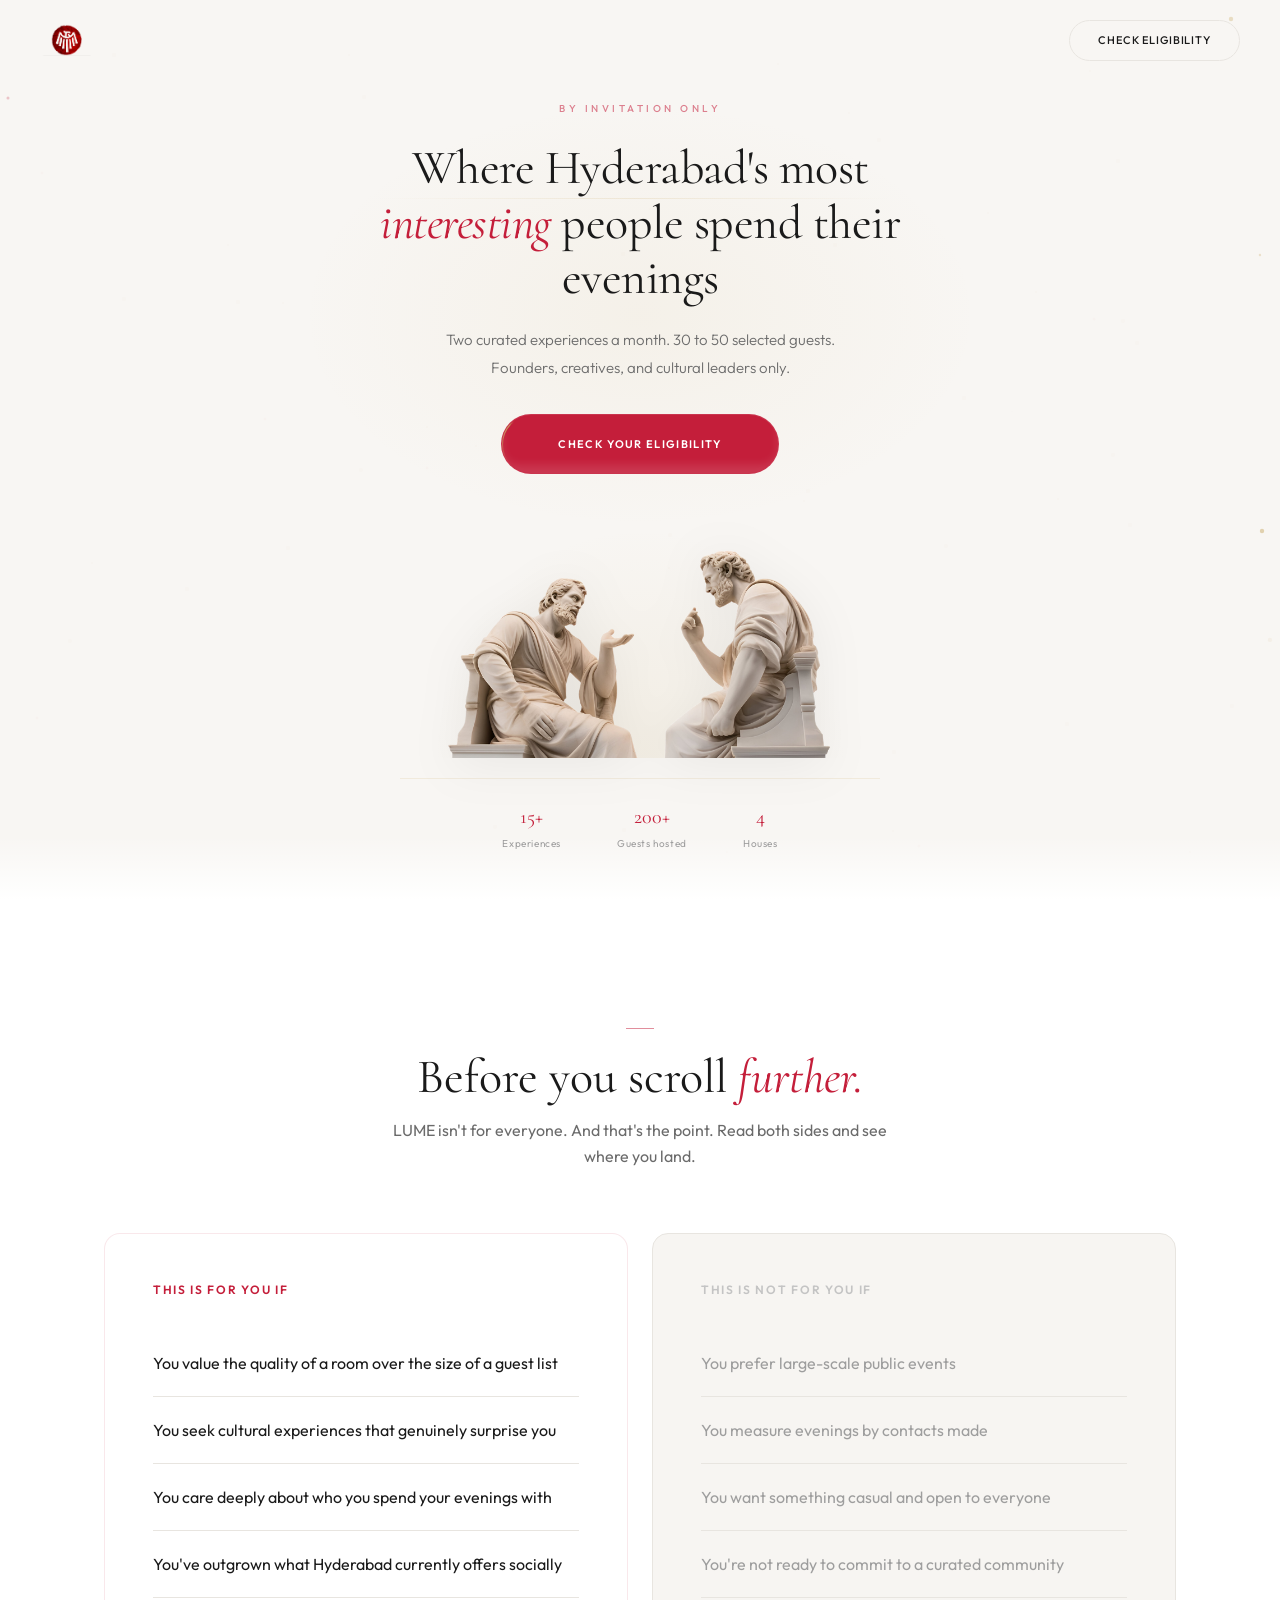
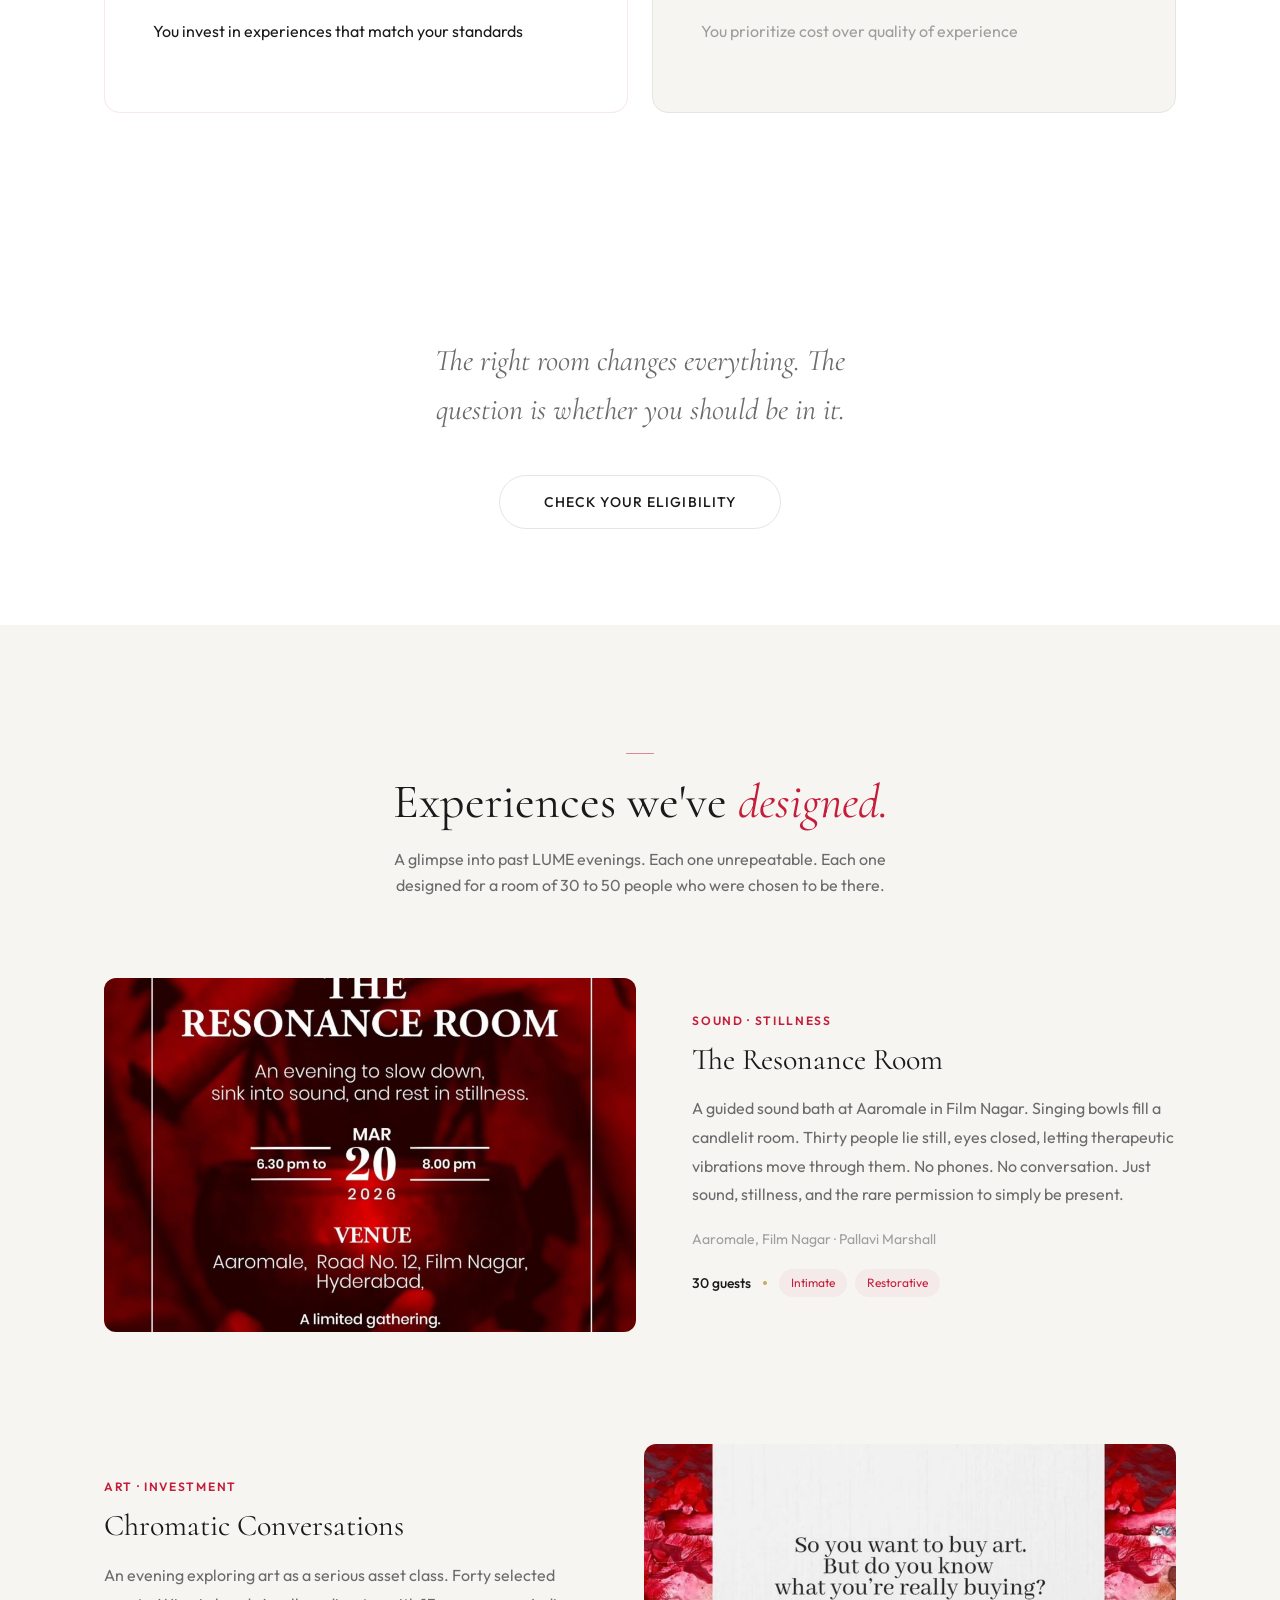
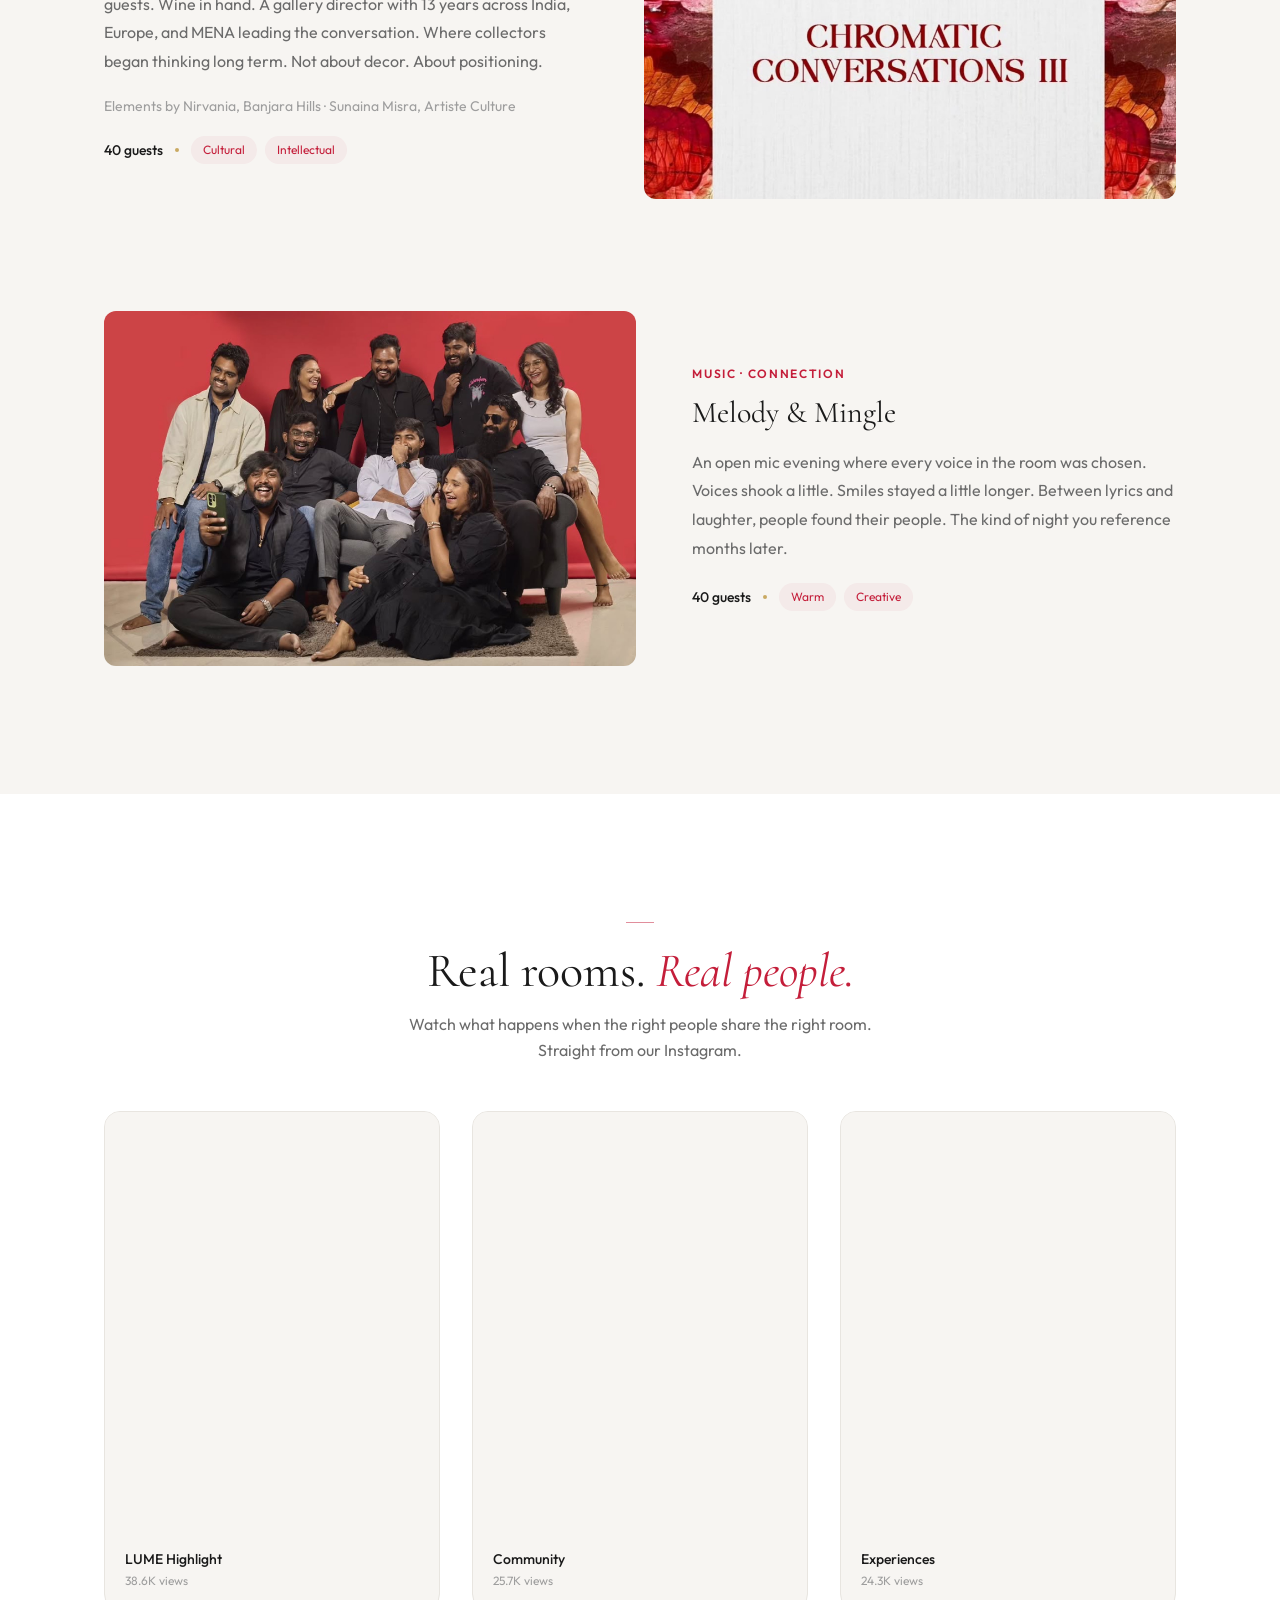
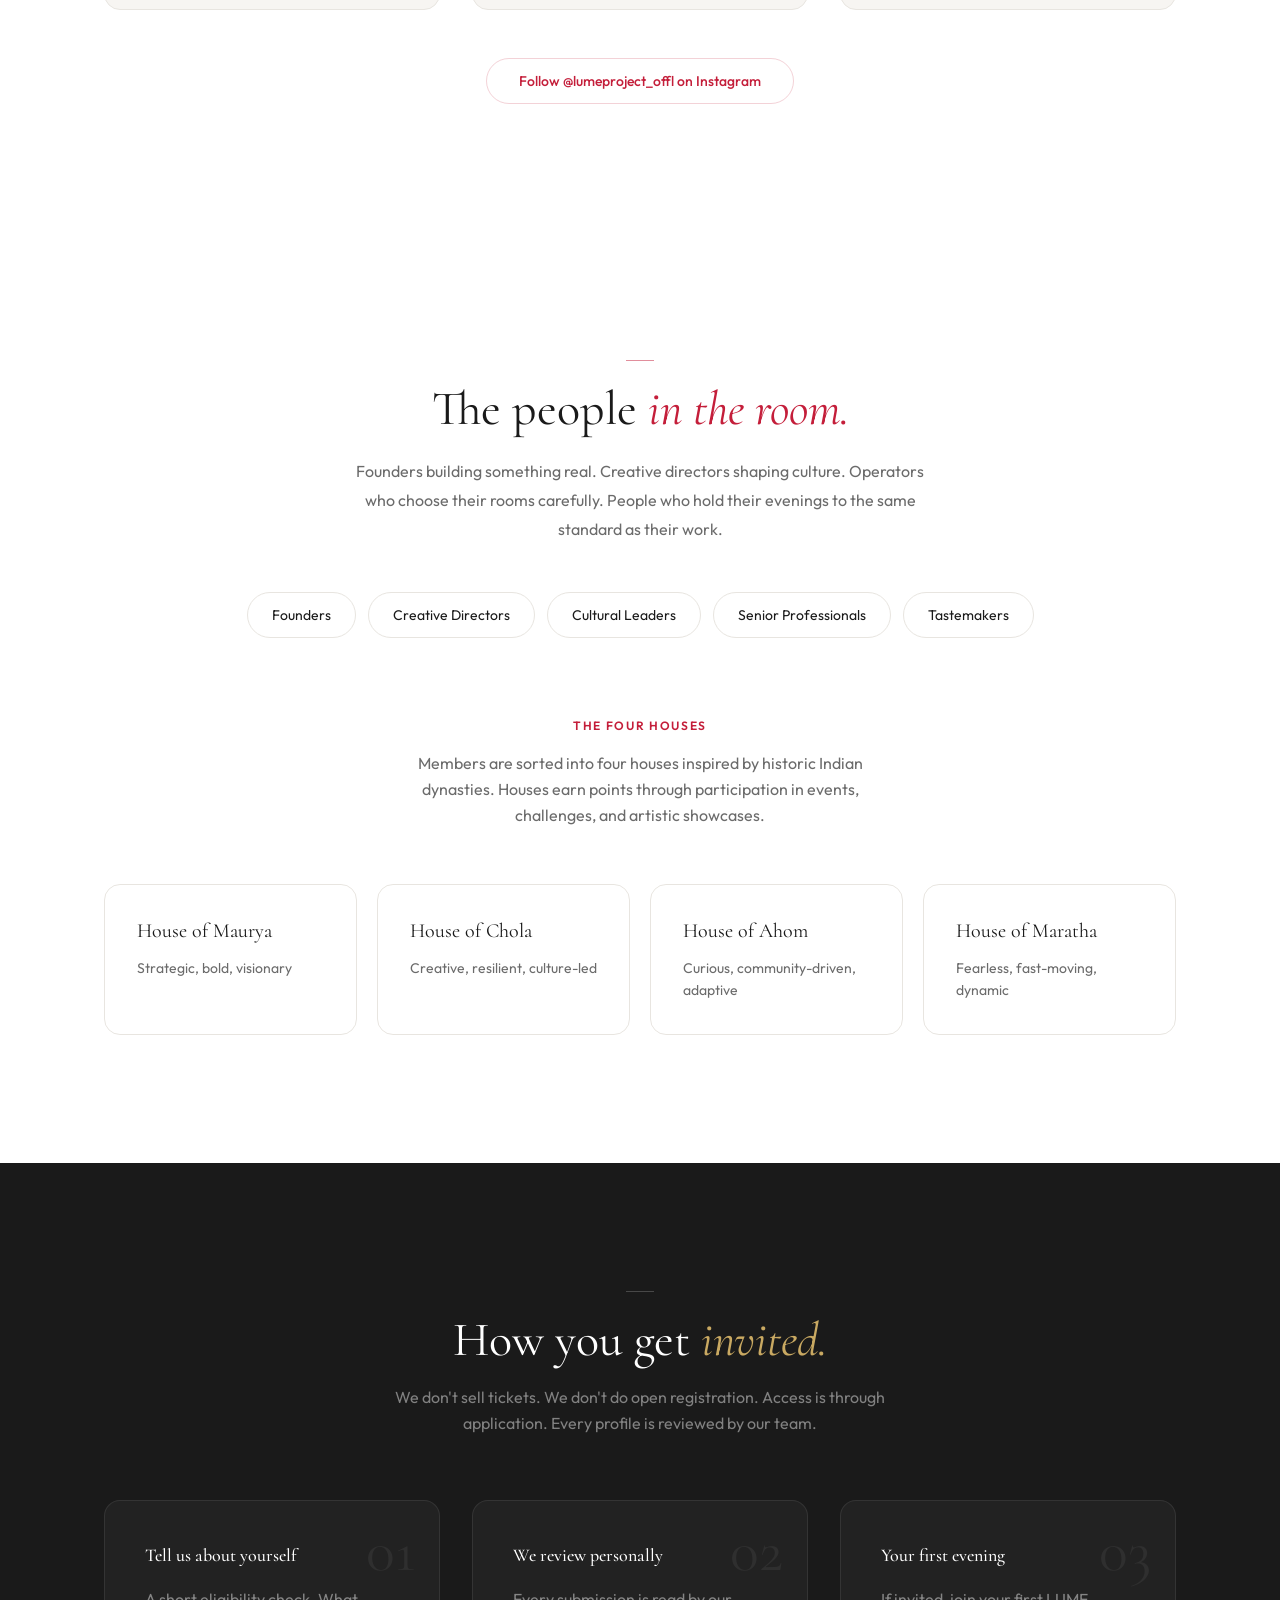
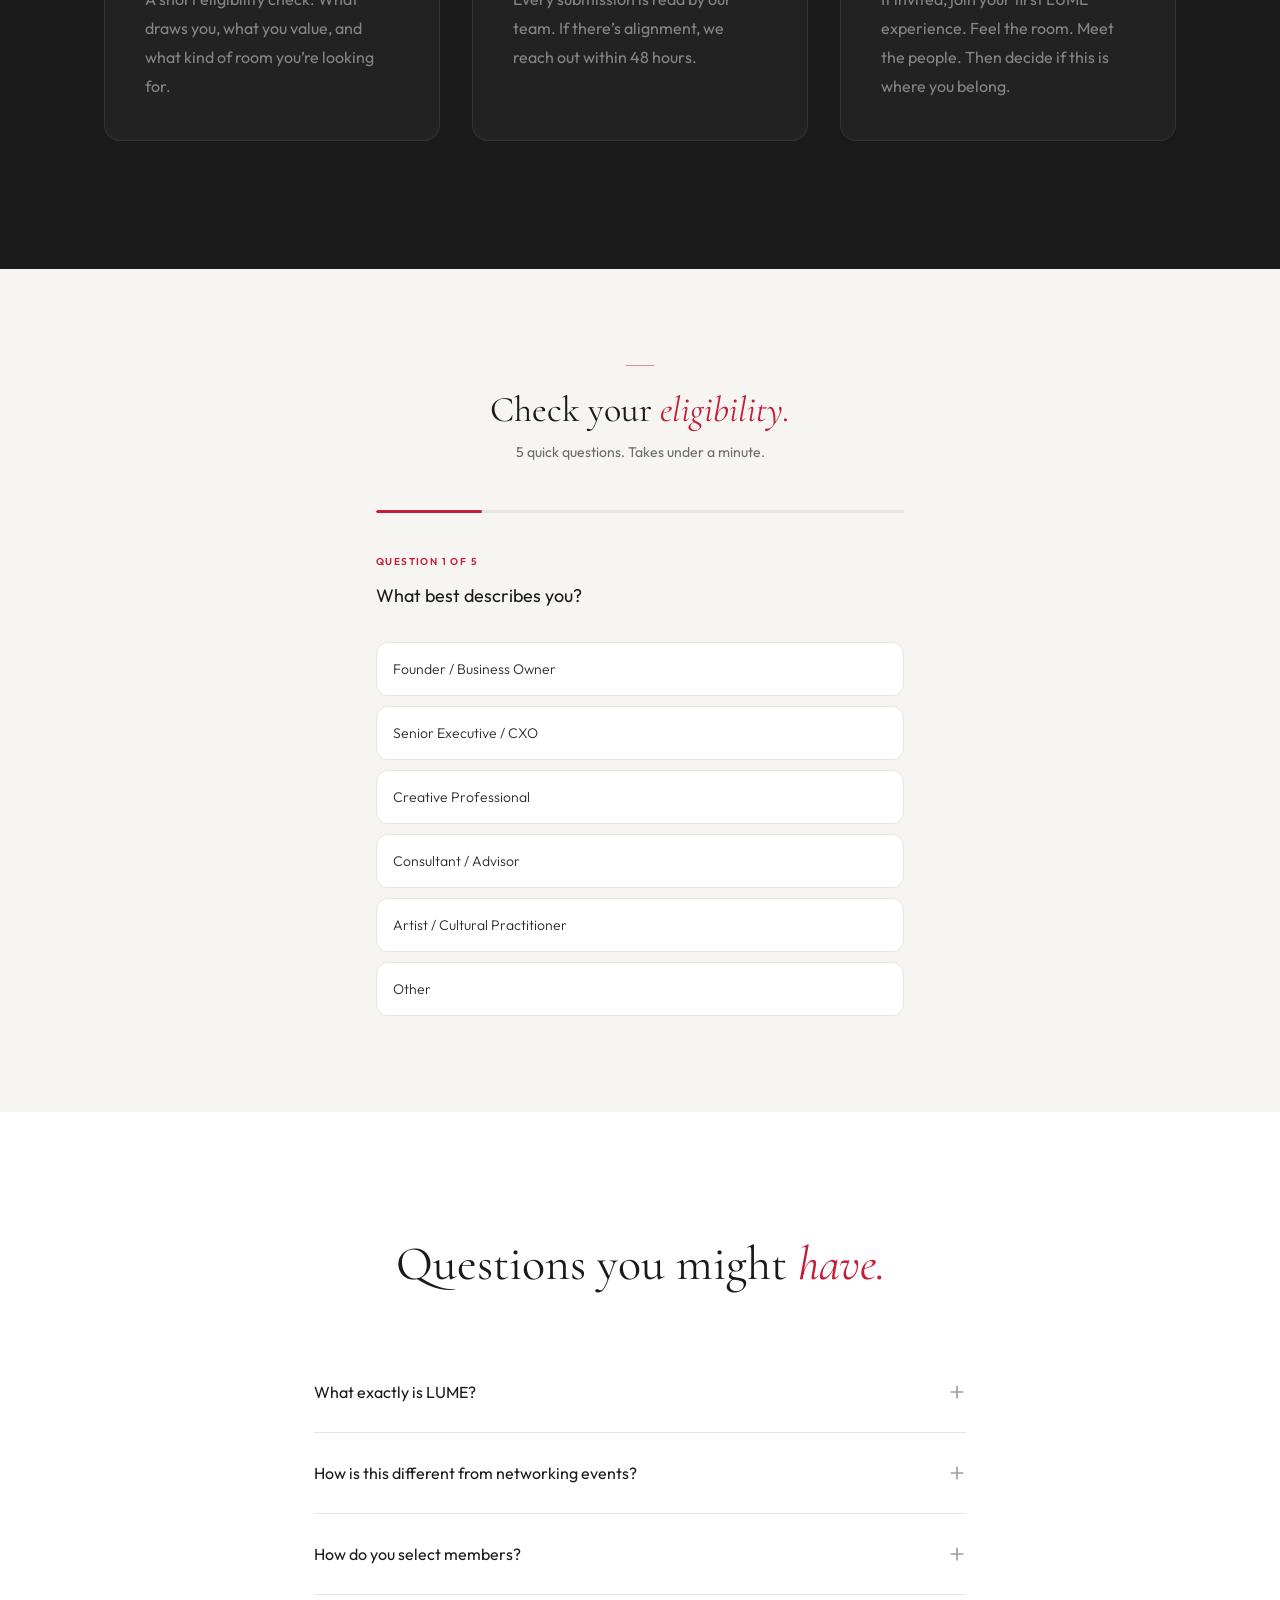
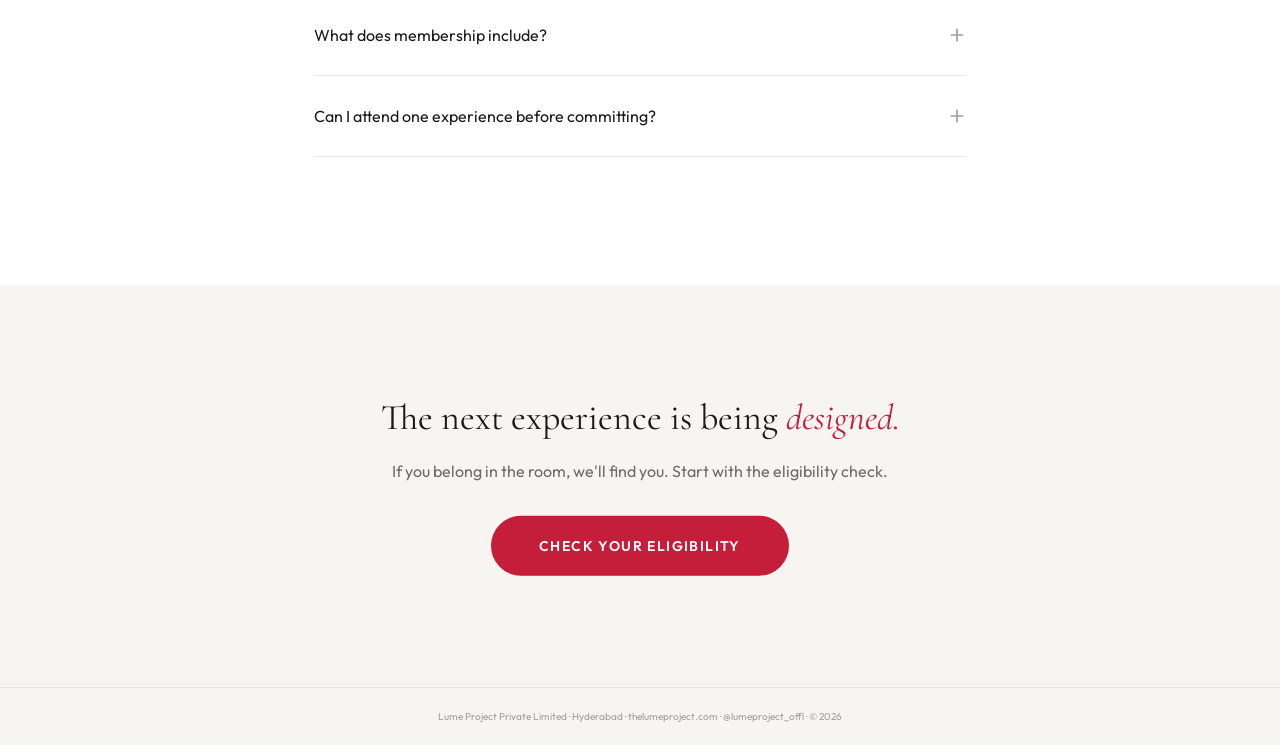
<file: index.html>
<!doctype html>
<html lang="en">
  <head>
    <meta charset="UTF-8" />
    <link rel="icon" type="image/png" href="/assets/lume-logo-transparent.png" />
    <link rel="apple-touch-icon" href="/assets/lume-logo-transparent.png" />
    <meta name="viewport" content="width=device-width, initial-scale=1.0" />
    <title>LUME | Membership — By Invitation Only</title>
    <meta name="description" content="Hyderabad's most interesting people. One room. Two evenings a month. Apply for membership." />

    <!-- OG Tags -->
    <meta property="og:title" content="LUME | Membership — By Invitation Only" />
    <meta property="og:description" content="Hyderabad's most interesting people. One room. Two evenings a month. Check your eligibility." />
    <meta property="og:url" content="https://membership.lume.events" />
    <meta property="og:image" content="https://membership.lume.events/assets/ig-cc3-art-hd.jpg" />
    <meta property="og:type" content="website" />

    <!-- Meta Pixel -->
    <script>!function(f,b,e,v,n,t,s){if(f.fbq)return;n=f.fbq=function(){n.callMethod?n.callMethod.apply(n,arguments):n.queue.push(arguments)};if(!f._fbq)f._fbq=n;n.push=n;n.loaded=!0;n.version='2.0';n.queue=[];t=b.createElement(e);t.async=!0;t.src=v;s=b.getElementsByTagName(e)[0];s.parentNode.insertBefore(t,s)}(window,document,'script','https://connect.facebook.net/en_US/fbevents.js');fbq('init','PIXEL_ID_HERE');fbq('track','PageView');</script>
    <script type="module" crossorigin src="/assets/index-lV2gVeQ9.js"></script>
    <link rel="stylesheet" crossorigin href="/assets/index-BlO_zlGH.css">
  </head>
  <body>
    <div id="root"></div>
  </body>
</html>
</file>
<file: assets/index-BlO_zlGH.css>
@import "https://fonts.googleapis.com/css2?family=Cormorant:ital,wght@0,400;0,500;0,600;0,700;1,400&family=Outfit:wght@300;400;500;600&display=swap";@layer components;@layer properties{@supports (((-webkit-hyphens:none)) and (not (margin-trim:inline))) or ((-moz-orient:inline) and (not (color:rgb(from red r g b)))){*,:before,:after,::backdrop{--tw-translate-x:0;--tw-translate-y:0;--tw-translate-z:0;--tw-rotate-x:initial;--tw-rotate-y:initial;--tw-rotate-z:initial;--tw-skew-x:initial;--tw-skew-y:initial;--tw-space-y-reverse:0;--tw-border-style:solid;--tw-leading:initial;--tw-font-weight:initial;--tw-tracking:initial;--tw-shadow:0 0 #0000;--tw-shadow-color:initial;--tw-shadow-alpha:100%;--tw-inset-shadow:0 0 #0000;--tw-inset-shadow-color:initial;--tw-inset-shadow-alpha:100%;--tw-ring-color:initial;--tw-ring-shadow:0 0 #0000;--tw-inset-ring-color:initial;--tw-inset-ring-shadow:0 0 #0000;--tw-ring-inset:initial;--tw-ring-offset-width:0px;--tw-ring-offset-color:#fff;--tw-ring-offset-shadow:0 0 #0000;--tw-blur:initial;--tw-brightness:initial;--tw-contrast:initial;--tw-grayscale:initial;--tw-hue-rotate:initial;--tw-invert:initial;--tw-opacity:initial;--tw-saturate:initial;--tw-sepia:initial;--tw-drop-shadow:initial;--tw-drop-shadow-color:initial;--tw-drop-shadow-alpha:100%;--tw-drop-shadow-size:initial;--tw-backdrop-blur:initial;--tw-backdrop-brightness:initial;--tw-backdrop-contrast:initial;--tw-backdrop-grayscale:initial;--tw-backdrop-hue-rotate:initial;--tw-backdrop-invert:initial;--tw-backdrop-opacity:initial;--tw-backdrop-saturate:initial;--tw-backdrop-sepia:initial;--tw-duration:initial;--tw-ease:initial}}}@layer theme{:root,:host{--font-sans:ui-sans-serif, system-ui, sans-serif, "Apple Color Emoji", "Segoe UI Emoji", "Segoe UI Symbol", "Noto Color Emoji";--font-mono:ui-monospace, SFMono-Regular, Menlo, Monaco, Consolas, "Liberation Mono", "Courier New", monospace;--color-black:#000;--color-white:#fff;--spacing:.25rem;--container-md:28rem;--container-lg:32rem;--container-xl:36rem;--container-5xl:64rem;--container-6xl:72rem;--container-7xl:80rem;--text-xs:.75rem;--text-xs--line-height:calc(1 / .75);--text-sm:.875rem;--text-sm--line-height:calc(1.25 / .875);--text-base:1rem;--text-base--line-height:calc(1.5 / 1);--text-lg:1.125rem;--text-lg--line-height:calc(1.75 / 1.125);--text-xl:1.25rem;--text-xl--line-height:calc(1.75 / 1.25);--text-2xl:1.5rem;--text-2xl--line-height:calc(2 / 1.5);--text-3xl:1.875rem;--text-3xl--line-height:calc(2.25 / 1.875);--text-4xl:2.25rem;--text-4xl--line-height:calc(2.5 / 2.25);--text-5xl:3rem;--text-5xl--line-height:1;--text-6xl:3.75rem;--text-6xl--line-height:1;--font-weight-light:300;--font-weight-normal:400;--font-weight-medium:500;--font-weight-semibold:600;--leading-tight:1.25;--leading-relaxed:1.625;--radius-xl:.75rem;--radius-2xl:1rem;--drop-shadow-lg:0 4px 4px #00000026;--ease-out:cubic-bezier(0, 0, .2, 1);--ease-in-out:cubic-bezier(.4, 0, .2, 1);--blur-sm:8px;--blur-md:12px;--blur-xl:24px;--default-transition-duration:.15s;--default-transition-timing-function:cubic-bezier(.4, 0, .2, 1);--default-font-family:var(--font-sans);--default-mono-font-family:var(--font-mono);--color-lume-charcoal:#1a1a1a;--color-lume-gold:#c9a962;--color-lume-red:#c41e3a;--color-lume-red-soft:#b80000;--color-lume-text:#2a2a2a;--color-lume-soft:#6b6b6b;--color-lume-muted:#9e9e9e;--color-lume-faint:#c4c4c4;--color-lume-border:#e8e5e0;--color-lume-warm:#f7f5f2;--font-heading:"Cormorant", serif;--font-body:"Outfit", sans-serif}}@layer base{*,:after,:before,::backdrop{box-sizing:border-box;border:0 solid;margin:0;padding:0}::file-selector-button{box-sizing:border-box;border:0 solid;margin:0;padding:0}html,:host{-webkit-text-size-adjust:100%;tab-size:4;line-height:1.5;font-family:var(--default-font-family,ui-sans-serif, system-ui, sans-serif, "Apple Color Emoji", "Segoe UI Emoji", "Segoe UI Symbol", "Noto Color Emoji");font-feature-settings:var(--default-font-feature-settings,normal);font-variation-settings:var(--default-font-variation-settings,normal);-webkit-tap-highlight-color:transparent}hr{height:0;color:inherit;border-top-width:1px}abbr:where([title]){-webkit-text-decoration:underline dotted;text-decoration:underline dotted}h1,h2,h3,h4,h5,h6{font-size:inherit;font-weight:inherit}a{color:inherit;-webkit-text-decoration:inherit;-webkit-text-decoration:inherit;-webkit-text-decoration:inherit;-webkit-text-decoration:inherit;text-decoration:inherit}b,strong{font-weight:bolder}code,kbd,samp,pre{font-family:var(--default-mono-font-family,ui-monospace, SFMono-Regular, Menlo, Monaco, Consolas, "Liberation Mono", "Courier New", monospace);font-feature-settings:var(--default-mono-font-feature-settings,normal);font-variation-settings:var(--default-mono-font-variation-settings,normal);font-size:1em}small{font-size:80%}sub,sup{vertical-align:baseline;font-size:75%;line-height:0;position:relative}sub{bottom:-.25em}sup{top:-.5em}table{text-indent:0;border-color:inherit;border-collapse:collapse}:-moz-focusring{outline:auto}progress{vertical-align:baseline}summary{display:list-item}ol,ul,menu{list-style:none}img,svg,video,canvas,audio,iframe,embed,object{vertical-align:middle;display:block}img,video{max-width:100%;height:auto}button,input,select,optgroup,textarea{font:inherit;font-feature-settings:inherit;font-variation-settings:inherit;letter-spacing:inherit;color:inherit;opacity:1;background-color:#0000;border-radius:0}::file-selector-button{font:inherit;font-feature-settings:inherit;font-variation-settings:inherit;letter-spacing:inherit;color:inherit;opacity:1;background-color:#0000;border-radius:0}:where(select:is([multiple],[size])) optgroup{font-weight:bolder}:where(select:is([multiple],[size])) optgroup option{padding-inline-start:20px}::file-selector-button{margin-inline-end:4px}::placeholder{opacity:1}@supports (not ((-webkit-appearance:-apple-pay-button))) or (contain-intrinsic-size:1px){::placeholder{color:currentColor}@supports (color:color-mix(in lab, red, red)){::placeholder{color:color-mix(in oklab, currentcolor 50%, transparent)}}}textarea{resize:vertical}::-webkit-search-decoration{-webkit-appearance:none}::-webkit-date-and-time-value{min-height:1lh;text-align:inherit}::-webkit-datetime-edit{display:inline-flex}::-webkit-datetime-edit-fields-wrapper{padding:0}::-webkit-datetime-edit{padding-block:0}::-webkit-datetime-edit-year-field{padding-block:0}::-webkit-datetime-edit-month-field{padding-block:0}::-webkit-datetime-edit-day-field{padding-block:0}::-webkit-datetime-edit-hour-field{padding-block:0}::-webkit-datetime-edit-minute-field{padding-block:0}::-webkit-datetime-edit-second-field{padding-block:0}::-webkit-datetime-edit-millisecond-field{padding-block:0}::-webkit-datetime-edit-meridiem-field{padding-block:0}::-webkit-calendar-picker-indicator{line-height:1}:-moz-ui-invalid{box-shadow:none}button,input:where([type=button],[type=reset],[type=submit]){appearance:button}::file-selector-button{appearance:button}::-webkit-inner-spin-button{height:auto}::-webkit-outer-spin-button{height:auto}[hidden]:where(:not([hidden=until-found])){display:none!important}}@layer utilities{.\[container-type\:size\]{container-type:size}.pointer-events-none{pointer-events:none}.absolute{position:absolute}.fixed{position:fixed}.relative{position:relative}.-inset-full{inset:-100%}.\[inset\:var\(--cut\)\]{inset:var(--cut)}.inset-0{inset:calc(var(--spacing) * 0)}.start{inset-inline-start:var(--spacing)}.top-0{top:calc(var(--spacing) * 0)}.top-5{top:calc(var(--spacing) * 5)}.right-0{right:calc(var(--spacing) * 0)}.right-6{right:calc(var(--spacing) * 6)}.bottom-0{bottom:calc(var(--spacing) * 0)}.left-0{left:calc(var(--spacing) * 0)}.left-1\/2{left:50%}.-z-20{z-index:calc(20 * -1)}.-z-30{z-index:calc(30 * -1)}.z-0{z-index:0}.z-10{z-index:10}.z-50{z-index:50}.z-\[1\]{z-index:1}.z-\[2\]{z-index:2}.z-\[200\]{z-index:200}.container{width:100%}@media (width>=40rem){.container{max-width:40rem}}@media (width>=48rem){.container{max-width:48rem}}@media (width>=64rem){.container{max-width:64rem}}@media (width>=80rem){.container{max-width:80rem}}@media (width>=96rem){.container{max-width:96rem}}.mx-auto{margin-inline:auto}.mt-1{margin-top:calc(var(--spacing) * 1)}.mt-4{margin-top:calc(var(--spacing) * 4)}.mt-6{margin-top:calc(var(--spacing) * 6)}.mt-12{margin-top:calc(var(--spacing) * 12)}.mt-20{margin-top:calc(var(--spacing) * 20)}.mb-3{margin-bottom:calc(var(--spacing) * 3)}.mb-4{margin-bottom:calc(var(--spacing) * 4)}.mb-5{margin-bottom:calc(var(--spacing) * 5)}.mb-6{margin-bottom:calc(var(--spacing) * 6)}.mb-8{margin-bottom:calc(var(--spacing) * 8)}.mb-10{margin-bottom:calc(var(--spacing) * 10)}.mb-12{margin-bottom:calc(var(--spacing) * 12)}.mb-14{margin-bottom:calc(var(--spacing) * 14)}.mb-16{margin-bottom:calc(var(--spacing) * 16)}.mb-20{margin-bottom:calc(var(--spacing) * 20)}.ml-0\.5{margin-left:calc(var(--spacing) * .5)}.block{display:block}.flex{display:flex}.grid{display:grid}.hidden{display:none}.inline-block{display:inline-block}.\[aspect-ratio\:1\]{aspect-ratio:1}.aspect-\[3\/2\]{aspect-ratio:3/2}.aspect-\[4\/5\]{aspect-ratio:4/5}.size-full{width:100%;height:100%}.h-1{height:calc(var(--spacing) * 1)}.h-2{height:calc(var(--spacing) * 2)}.h-6{height:calc(var(--spacing) * 6)}.h-7{height:calc(var(--spacing) * 7)}.h-16{height:calc(var(--spacing) * 16)}.h-20{height:calc(var(--spacing) * 20)}.h-\[3px\]{height:3px}.h-\[100cqh\]{height:100cqh}.h-full{height:100%}.h-px{height:1px}.min-h-\[320px\]{min-height:320px}.w-1{width:calc(var(--spacing) * 1)}.w-2{width:calc(var(--spacing) * 2)}.w-6{width:calc(var(--spacing) * 6)}.w-7{width:calc(var(--spacing) * 7)}.w-16{width:calc(var(--spacing) * 16)}.w-auto{width:auto}.w-full{width:100%}.max-w-5xl{max-width:var(--container-5xl)}.max-w-6xl{max-width:var(--container-6xl)}.max-w-7xl{max-width:var(--container-7xl)}.max-w-\[440px\]{max-width:440px}.max-w-\[500px\]{max-width:500px}.max-w-\[620px\]{max-width:620px}.max-w-\[700px\]{max-width:700px}.max-w-lg{max-width:var(--container-lg)}.max-w-md{max-width:var(--container-md)}.max-w-xl{max-width:var(--container-xl)}.flex-1{flex:1}.shrink-0{flex-shrink:0}.-translate-x-1\/2{--tw-translate-x:calc(calc(1 / 2 * 100%) * -1);translate:var(--tw-translate-x) var(--tw-translate-y)}.\[translate\:0_0\]{translate:0}.rotate-0{rotate:none}.rotate-45{rotate:45deg}.transform{transform:var(--tw-rotate-x,) var(--tw-rotate-y,) var(--tw-rotate-z,) var(--tw-skew-x,) var(--tw-skew-y,)}.transform-gpu{transform:translateZ(0) var(--tw-rotate-x,) var(--tw-rotate-y,) var(--tw-rotate-z,) var(--tw-skew-x,) var(--tw-skew-y,)}.animate-shimmer-slide{animation:shimmer-slide var(--speed) ease-in-out infinite alternate}.animate-spin-around{animation:spin-around calc(var(--speed) * 2) infinite linear}.cursor-default{cursor:default}.cursor-pointer{cursor:pointer}.resize{resize:both}.grid-cols-1{grid-template-columns:repeat(1,minmax(0,1fr))}.grid-cols-2{grid-template-columns:repeat(2,minmax(0,1fr))}.flex-col{flex-direction:column}.flex-wrap{flex-wrap:wrap}.items-center{align-items:center}.items-end{align-items:flex-end}.justify-between{justify-content:space-between}.justify-center{justify-content:center}.gap-1\.5{gap:calc(var(--spacing) * 1.5)}.gap-2{gap:calc(var(--spacing) * 2)}.gap-2\.5{gap:calc(var(--spacing) * 2.5)}.gap-3{gap:calc(var(--spacing) * 3)}.gap-5{gap:calc(var(--spacing) * 5)}.gap-6{gap:calc(var(--spacing) * 6)}.gap-8{gap:calc(var(--spacing) * 8)}.gap-14{gap:calc(var(--spacing) * 14)}.gap-24{gap:calc(var(--spacing) * 24)}:where(.space-y-6>:not(:last-child)){--tw-space-y-reverse:0;margin-block-start:calc(calc(var(--spacing) * 6) * var(--tw-space-y-reverse));margin-block-end:calc(calc(var(--spacing) * 6) * calc(1 - var(--tw-space-y-reverse)))}.overflow-hidden{overflow:hidden}.overflow-visible{overflow:visible}.\[border-radius\:0\]{border-radius:0}.\[border-radius\:var\(--radius\)\]{border-radius:var(--radius)}.rounded-2xl{border-radius:var(--radius-2xl)}.rounded-full{border-radius:3.40282e38px}.rounded-xl{border-radius:var(--radius-xl)}.border{border-style:var(--tw-border-style);border-width:1px}.border-0{border-style:var(--tw-border-style);border-width:0}.border-t{border-top-style:var(--tw-border-style);border-top-width:1px}.border-r{border-right-style:var(--tw-border-style);border-right-width:1px}.border-b{border-bottom-style:var(--tw-border-style);border-bottom-width:1px}.border-lume-border{border-color:var(--color-lume-border)}.border-lume-red{border-color:var(--color-lume-red)}.border-lume-red\/10{border-color:#c41e3a1a}@supports (color:color-mix(in lab, red, red)){.border-lume-red\/10{border-color:color-mix(in oklab, var(--color-lume-red) 10%, transparent)}}.border-lume-red\/20{border-color:#c41e3a33}@supports (color:color-mix(in lab, red, red)){.border-lume-red\/20{border-color:color-mix(in oklab, var(--color-lume-red) 20%, transparent)}}.border-white\/5{border-color:#ffffff0d}@supports (color:color-mix(in lab, red, red)){.border-white\/5{border-color:color-mix(in oklab, var(--color-white) 5%, transparent)}}.border-white\/10{border-color:#ffffff1a}@supports (color:color-mix(in lab, red, red)){.border-white\/10{border-color:color-mix(in oklab, var(--color-white) 10%, transparent)}}.border-white\/\[0\.08\]{border-color:#ffffff14}@supports (color:color-mix(in lab, red, red)){.border-white\/\[0\.08\]{border-color:color-mix(in oklab, var(--color-white) 8%, transparent)}}.bg-black{background-color:var(--color-black)}.bg-lume-border{background-color:var(--color-lume-border)}.bg-lume-charcoal{background-color:var(--color-lume-charcoal)}.bg-lume-gold{background-color:var(--color-lume-gold)}.bg-lume-red{background-color:var(--color-lume-red)}.bg-lume-red\/5{background-color:#c41e3a0d}@supports (color:color-mix(in lab, red, red)){.bg-lume-red\/5{background-color:color-mix(in oklab, var(--color-lume-red) 5%, transparent)}}.bg-lume-red\/\[0\.04\]{background-color:#c41e3a0a}@supports (color:color-mix(in lab, red, red)){.bg-lume-red\/\[0\.04\]{background-color:color-mix(in oklab, var(--color-lume-red) 4%, transparent)}}.bg-lume-red\/\[0\.06\]{background-color:#c41e3a0f}@supports (color:color-mix(in lab, red, red)){.bg-lume-red\/\[0\.06\]{background-color:color-mix(in oklab, var(--color-lume-red) 6%, transparent)}}.bg-lume-warm{background-color:var(--color-lume-warm)}.bg-lume-warm\/97{background-color:#f7f5f2f7}@supports (color:color-mix(in lab, red, red)){.bg-lume-warm\/97{background-color:color-mix(in oklab, var(--color-lume-warm) 97%, transparent)}}.bg-transparent{background-color:#0000}.bg-white{background-color:var(--color-white)}.bg-white\/20{background-color:#fff3}@supports (color:color-mix(in lab, red, red)){.bg-white\/20{background-color:color-mix(in oklab, var(--color-white) 20%, transparent)}}.bg-white\/80{background-color:#fffc}@supports (color:color-mix(in lab, red, red)){.bg-white\/80{background-color:color-mix(in oklab, var(--color-white) 80%, transparent)}}.bg-white\/95{background-color:#fffffff2}@supports (color:color-mix(in lab, red, red)){.bg-white\/95{background-color:color-mix(in oklab, var(--color-white) 95%, transparent)}}.bg-white\/\[0\.04\]{background-color:#ffffff0a}@supports (color:color-mix(in lab, red, red)){.bg-white\/\[0\.04\]{background-color:color-mix(in oklab, var(--color-white) 4%, transparent)}}.object-contain{object-fit:contain}.object-cover{object-fit:cover}.object-bottom{object-position:bottom}.p-4{padding:calc(var(--spacing) * 4)}.p-5{padding:calc(var(--spacing) * 5)}.p-8{padding:calc(var(--spacing) * 8)}.p-10{padding:calc(var(--spacing) * 10)}.px-3{padding-inline:calc(var(--spacing) * 3)}.px-4{padding-inline:calc(var(--spacing) * 4)}.px-5{padding-inline:calc(var(--spacing) * 5)}.px-6{padding-inline:calc(var(--spacing) * 6)}.px-7{padding-inline:calc(var(--spacing) * 7)}.px-8{padding-inline:calc(var(--spacing) * 8)}.px-10{padding-inline:calc(var(--spacing) * 10)}.px-11{padding-inline:calc(var(--spacing) * 11)}.px-12{padding-inline:calc(var(--spacing) * 12)}.px-14{padding-inline:calc(var(--spacing) * 14)}.py-1\.5{padding-block:calc(var(--spacing) * 1.5)}.py-2{padding-block:calc(var(--spacing) * 2)}.py-2\.5{padding-block:calc(var(--spacing) * 2.5)}.py-3{padding-block:calc(var(--spacing) * 3)}.py-4{padding-block:calc(var(--spacing) * 4)}.py-4\.5{padding-block:calc(var(--spacing) * 4.5)}.py-5{padding-block:calc(var(--spacing) * 5)}.py-6{padding-block:calc(var(--spacing) * 6)}.py-7{padding-block:calc(var(--spacing) * 7)}.py-8{padding-block:calc(var(--spacing) * 8)}.py-12{padding-block:calc(var(--spacing) * 12)}.py-20{padding-block:calc(var(--spacing) * 20)}.py-24{padding-block:calc(var(--spacing) * 24)}.py-28{padding-block:calc(var(--spacing) * 28)}.py-32{padding-block:calc(var(--spacing) * 32)}.pr-4{padding-right:calc(var(--spacing) * 4)}.pb-7{padding-bottom:calc(var(--spacing) * 7)}.text-center{text-align:center}.text-left{text-align:left}.font-heading{font-family:var(--font-heading)}.text-2xl{font-size:var(--text-2xl);line-height:var(--tw-leading,var(--text-2xl--line-height))}.text-3xl{font-size:var(--text-3xl);line-height:var(--tw-leading,var(--text-3xl--line-height))}.text-4xl{font-size:var(--text-4xl);line-height:var(--tw-leading,var(--text-4xl--line-height))}.text-6xl{font-size:var(--text-6xl);line-height:var(--tw-leading,var(--text-6xl--line-height))}.text-base{font-size:var(--text-base);line-height:var(--tw-leading,var(--text-base--line-height))}.text-lg{font-size:var(--text-lg);line-height:var(--tw-leading,var(--text-lg--line-height))}.text-sm{font-size:var(--text-sm);line-height:var(--tw-leading,var(--text-sm--line-height))}.text-xl{font-size:var(--text-xl);line-height:var(--tw-leading,var(--text-xl--line-height))}.text-xs{font-size:var(--text-xs);line-height:var(--tw-leading,var(--text-xs--line-height))}.text-\[10px\]{font-size:10px}.text-\[11px\]{font-size:11px}.text-\[15px\]{font-size:15px}.leading-\[1\.8\]{--tw-leading:1.8;line-height:1.8}.leading-\[1\.15\]{--tw-leading:1.15;line-height:1.15}.leading-\[1\.85\]{--tw-leading:1.85;line-height:1.85}.leading-relaxed{--tw-leading:var(--leading-relaxed);line-height:var(--leading-relaxed)}.leading-tight{--tw-leading:var(--leading-tight);line-height:var(--leading-tight)}.font-light{--tw-font-weight:var(--font-weight-light);font-weight:var(--font-weight-light)}.font-medium{--tw-font-weight:var(--font-weight-medium);font-weight:var(--font-weight-medium)}.font-normal{--tw-font-weight:var(--font-weight-normal);font-weight:var(--font-weight-normal)}.font-semibold{--tw-font-weight:var(--font-weight-semibold);font-weight:var(--font-weight-semibold)}.tracking-\[0\.1em\]{--tw-tracking:.1em;letter-spacing:.1em}.tracking-\[0\.06em\]{--tw-tracking:.06em;letter-spacing:.06em}.tracking-\[0\.08em\]{--tw-tracking:.08em;letter-spacing:.08em}.tracking-\[0\.12em\]{--tw-tracking:.12em;letter-spacing:.12em}.tracking-\[0\.14em\]{--tw-tracking:.14em;letter-spacing:.14em}.tracking-\[0\.35em\]{--tw-tracking:.35em;letter-spacing:.35em}.whitespace-nowrap{white-space:nowrap}.text-lume-charcoal{color:var(--color-lume-charcoal)}.text-lume-faint{color:var(--color-lume-faint)}.text-lume-gold{color:var(--color-lume-gold)}.text-lume-muted{color:var(--color-lume-muted)}.text-lume-red{color:var(--color-lume-red)}.text-lume-soft{color:var(--color-lume-soft)}.text-lume-text{color:var(--color-lume-text)}.text-white{color:var(--color-white)}.text-white\/40{color:#fff6}@supports (color:color-mix(in lab, red, red)){.text-white\/40{color:color-mix(in oklab, var(--color-white) 40%, transparent)}}.text-white\/45{color:#ffffff73}@supports (color:color-mix(in lab, red, red)){.text-white\/45{color:color-mix(in oklab, var(--color-white) 45%, transparent)}}.text-white\/\[0\.06\]{color:#ffffff0f}@supports (color:color-mix(in lab, red, red)){.text-white\/\[0\.06\]{color:color-mix(in oklab, var(--color-white) 6%, transparent)}}.uppercase{text-transform:uppercase}.italic{font-style:italic}.opacity-0{opacity:0}.opacity-50{opacity:.5}.shadow-\[0_1px_0_rgba\(0\,0\,0\,0\.04\)\]{--tw-shadow:0 1px 0 var(--tw-shadow-color,#0000000a);box-shadow:var(--tw-inset-shadow), var(--tw-inset-ring-shadow), var(--tw-ring-offset-shadow), var(--tw-ring-shadow), var(--tw-shadow)}.shadow-\[inset_0_-8px_10px_\#ffffff1f\]{--tw-shadow:inset 0 -8px 10px var(--tw-shadow-color,#ffffff1f);box-shadow:var(--tw-inset-shadow), var(--tw-inset-ring-shadow), var(--tw-ring-offset-shadow), var(--tw-ring-shadow), var(--tw-shadow)}.blur-\[2px\]{--tw-blur:blur(2px);filter:var(--tw-blur,) var(--tw-brightness,) var(--tw-contrast,) var(--tw-grayscale,) var(--tw-hue-rotate,) var(--tw-invert,) var(--tw-saturate,) var(--tw-sepia,) var(--tw-drop-shadow,)}.drop-shadow-lg{--tw-drop-shadow-size:drop-shadow(0 4px 4px var(--tw-drop-shadow-color,#00000026));--tw-drop-shadow:drop-shadow(var(--drop-shadow-lg));filter:var(--tw-blur,) var(--tw-brightness,) var(--tw-contrast,) var(--tw-grayscale,) var(--tw-hue-rotate,) var(--tw-invert,) var(--tw-saturate,) var(--tw-sepia,) var(--tw-drop-shadow,)}.filter{filter:var(--tw-blur,) var(--tw-brightness,) var(--tw-contrast,) var(--tw-grayscale,) var(--tw-hue-rotate,) var(--tw-invert,) var(--tw-saturate,) var(--tw-sepia,) var(--tw-drop-shadow,)}.backdrop-blur-md{--tw-backdrop-blur:blur(var(--blur-md));-webkit-backdrop-filter:var(--tw-backdrop-blur,) var(--tw-backdrop-brightness,) var(--tw-backdrop-contrast,) var(--tw-backdrop-grayscale,) var(--tw-backdrop-hue-rotate,) var(--tw-backdrop-invert,) var(--tw-backdrop-opacity,) var(--tw-backdrop-saturate,) var(--tw-backdrop-sepia,);backdrop-filter:var(--tw-backdrop-blur,) var(--tw-backdrop-brightness,) var(--tw-backdrop-contrast,) var(--tw-backdrop-grayscale,) var(--tw-backdrop-hue-rotate,) var(--tw-backdrop-invert,) var(--tw-backdrop-opacity,) var(--tw-backdrop-saturate,) var(--tw-backdrop-sepia,)}.backdrop-blur-sm{--tw-backdrop-blur:blur(var(--blur-sm));-webkit-backdrop-filter:var(--tw-backdrop-blur,) var(--tw-backdrop-brightness,) var(--tw-backdrop-contrast,) var(--tw-backdrop-grayscale,) var(--tw-backdrop-hue-rotate,) var(--tw-backdrop-invert,) var(--tw-backdrop-opacity,) var(--tw-backdrop-saturate,) var(--tw-backdrop-sepia,);backdrop-filter:var(--tw-backdrop-blur,) var(--tw-backdrop-brightness,) var(--tw-backdrop-contrast,) var(--tw-backdrop-grayscale,) var(--tw-backdrop-hue-rotate,) var(--tw-backdrop-invert,) var(--tw-backdrop-opacity,) var(--tw-backdrop-saturate,) var(--tw-backdrop-sepia,)}.backdrop-blur-xl{--tw-backdrop-blur:blur(var(--blur-xl));-webkit-backdrop-filter:var(--tw-backdrop-blur,) var(--tw-backdrop-brightness,) var(--tw-backdrop-contrast,) var(--tw-backdrop-grayscale,) var(--tw-backdrop-hue-rotate,) var(--tw-backdrop-invert,) var(--tw-backdrop-opacity,) var(--tw-backdrop-saturate,) var(--tw-backdrop-sepia,);backdrop-filter:var(--tw-backdrop-blur,) var(--tw-backdrop-brightness,) var(--tw-backdrop-contrast,) var(--tw-backdrop-grayscale,) var(--tw-backdrop-hue-rotate,) var(--tw-backdrop-invert,) var(--tw-backdrop-opacity,) var(--tw-backdrop-saturate,) var(--tw-backdrop-sepia,)}.transition{transition-property:color,background-color,border-color,outline-color,text-decoration-color,fill,stroke,--tw-gradient-from,--tw-gradient-via,--tw-gradient-to,opacity,box-shadow,transform,translate,scale,rotate,filter,-webkit-backdrop-filter,backdrop-filter,display,content-visibility,overlay,pointer-events;transition-timing-function:var(--tw-ease,var(--default-transition-timing-function));transition-duration:var(--tw-duration,var(--default-transition-duration))}.transition-all{transition-property:all;transition-timing-function:var(--tw-ease,var(--default-transition-timing-function));transition-duration:var(--tw-duration,var(--default-transition-duration))}.transition-colors{transition-property:color,background-color,border-color,outline-color,text-decoration-color,fill,stroke,--tw-gradient-from,--tw-gradient-via,--tw-gradient-to;transition-timing-function:var(--tw-ease,var(--default-transition-timing-function));transition-duration:var(--tw-duration,var(--default-transition-duration))}.transition-opacity{transition-property:opacity;transition-timing-function:var(--tw-ease,var(--default-transition-timing-function));transition-duration:var(--tw-duration,var(--default-transition-duration))}.transition-transform{transition-property:transform,translate,scale,rotate;transition-timing-function:var(--tw-ease,var(--default-transition-timing-function));transition-duration:var(--tw-duration,var(--default-transition-duration))}.duration-300{--tw-duration:.3s;transition-duration:.3s}.duration-700{--tw-duration:.7s;transition-duration:.7s}.duration-\[400ms\]{--tw-duration:.4s;transition-duration:.4s}.ease-in-out{--tw-ease:var(--ease-in-out);transition-timing-function:var(--ease-in-out)}.ease-out{--tw-ease:var(--ease-out);transition-timing-function:var(--ease-out)}.outline-none{--tw-outline-style:none;outline-style:none}.select-none{-webkit-user-select:none;user-select:none}.\[background\:conic-gradient\(from_calc\(270deg-\(var\(--spread\)\*0\.5\)\)\,transparent_0\,var\(--shimmer-color\)_var\(--spread\)\,transparent_var\(--spread\)\)\]{background:conic-gradient(from calc(270deg - (var(--spread) * .5)),transparent 0,var(--shimmer-color) var(--spread),transparent var(--spread))}.\[background\:var\(--bg\)\]{background:var(--bg)}.\[mask\:none\]{-webkit-mask:none;mask:none}@media (hover:hover){.group-hover\:scale-\[1\.03\]:is(:where(.group):hover *){scale:1.03}.group-hover\:text-lume-red:is(:where(.group):hover *){color:var(--color-lume-red)}.group-hover\:opacity-100:is(:where(.group):hover *){opacity:1}.group-hover\:shadow-\[inset_0_-6px_10px_\#ffffff3f\]:is(:where(.group):hover *){--tw-shadow:inset 0 -6px 10px var(--tw-shadow-color,#ffffff3f);box-shadow:var(--tw-inset-shadow), var(--tw-inset-ring-shadow), var(--tw-ring-offset-shadow), var(--tw-ring-shadow), var(--tw-shadow)}}.group-active\:shadow-\[inset_0_-10px_10px_\#ffffff3f\]:is(:where(.group):active *){--tw-shadow:inset 0 -10px 10px var(--tw-shadow-color,#ffffff3f);box-shadow:var(--tw-inset-shadow), var(--tw-inset-ring-shadow), var(--tw-ring-offset-shadow), var(--tw-ring-shadow), var(--tw-shadow)}.placeholder\:text-lume-muted::placeholder{color:var(--color-lume-muted)}@media (hover:hover){.hover\:border-lume-red:hover{border-color:var(--color-lume-red)}.hover\:bg-lume-red:hover{background-color:var(--color-lume-red)}.hover\:bg-lume-red-soft:hover{background-color:var(--color-lume-red-soft)}.hover\:bg-lume-red\/5:hover{background-color:#c41e3a0d}@supports (color:color-mix(in lab, red, red)){.hover\:bg-lume-red\/5:hover{background-color:color-mix(in oklab, var(--color-lume-red) 5%, transparent)}}.hover\:text-lume-red:hover{color:var(--color-lume-red)}}.focus\:border-lume-red:focus{border-color:var(--color-lume-red)}.focus\:outline-none:focus{--tw-outline-style:none;outline-style:none}.active\:translate-y-px:active{--tw-translate-y:1px;translate:var(--tw-translate-x) var(--tw-translate-y)}.disabled\:opacity-50:disabled{opacity:.5}@media (width>=48rem){.md\:h-8{height:calc(var(--spacing) * 8)}.md\:grid-cols-2{grid-template-columns:repeat(2,minmax(0,1fr))}.md\:grid-cols-3{grid-template-columns:repeat(3,minmax(0,1fr))}.md\:grid-cols-4{grid-template-columns:repeat(4,minmax(0,1fr))}.md\:grid-cols-\[1\.1fr_1fr\]{grid-template-columns:1.1fr 1fr}.md\:gap-14{gap:calc(var(--spacing) * 14)}.md\:gap-28{gap:calc(var(--spacing) * 28)}.md\:px-10{padding-inline:calc(var(--spacing) * 10)}.md\:px-12{padding-inline:calc(var(--spacing) * 12)}.md\:py-5{padding-block:calc(var(--spacing) * 5)}.md\:text-3xl{font-size:var(--text-3xl);line-height:var(--tw-leading,var(--text-3xl--line-height))}.md\:text-4xl{font-size:var(--text-4xl);line-height:var(--tw-leading,var(--text-4xl--line-height))}.md\:text-5xl{font-size:var(--text-5xl);line-height:var(--tw-leading,var(--text-5xl--line-height))}.md\:\[direction\:rtl\]{direction:rtl}}.dark\:text-black:is(.dark *){color:var(--color-black)}@media (width>=48rem){.md\:\[\&\>\*\]\:\[direction\:ltr\]>*{direction:ltr}}}body{font-family:var(--font-body);color:var(--color-lume-text);-webkit-font-smoothing:antialiased;background:#fff;line-height:1.7;overflow-x:hidden}h1,h2,h3{font-family:var(--font-heading)}::selection{background:#c41e3a14}html{scroll-behavior:smooth}@property --tw-translate-x{syntax:"*";inherits:false;initial-value:0}@property --tw-translate-y{syntax:"*";inherits:false;initial-value:0}@property --tw-translate-z{syntax:"*";inherits:false;initial-value:0}@property --tw-rotate-x{syntax:"*";inherits:false}@property --tw-rotate-y{syntax:"*";inherits:false}@property --tw-rotate-z{syntax:"*";inherits:false}@property --tw-skew-x{syntax:"*";inherits:false}@property --tw-skew-y{syntax:"*";inherits:false}@property --tw-space-y-reverse{syntax:"*";inherits:false;initial-value:0}@property --tw-border-style{syntax:"*";inherits:false;initial-value:solid}@property --tw-leading{syntax:"*";inherits:false}@property --tw-font-weight{syntax:"*";inherits:false}@property --tw-tracking{syntax:"*";inherits:false}@property --tw-shadow{syntax:"*";inherits:false;initial-value:0 0 #0000}@property --tw-shadow-color{syntax:"*";inherits:false}@property --tw-shadow-alpha{syntax:"<percentage>";inherits:false;initial-value:100%}@property --tw-inset-shadow{syntax:"*";inherits:false;initial-value:0 0 #0000}@property --tw-inset-shadow-color{syntax:"*";inherits:false}@property --tw-inset-shadow-alpha{syntax:"<percentage>";inherits:false;initial-value:100%}@property --tw-ring-color{syntax:"*";inherits:false}@property --tw-ring-shadow{syntax:"*";inherits:false;initial-value:0 0 #0000}@property --tw-inset-ring-color{syntax:"*";inherits:false}@property --tw-inset-ring-shadow{syntax:"*";inherits:false;initial-value:0 0 #0000}@property --tw-ring-inset{syntax:"*";inherits:false}@property --tw-ring-offset-width{syntax:"<length>";inherits:false;initial-value:0}@property --tw-ring-offset-color{syntax:"*";inherits:false;initial-value:#fff}@property --tw-ring-offset-shadow{syntax:"*";inherits:false;initial-value:0 0 #0000}@property --tw-blur{syntax:"*";inherits:false}@property --tw-brightness{syntax:"*";inherits:false}@property --tw-contrast{syntax:"*";inherits:false}@property --tw-grayscale{syntax:"*";inherits:false}@property --tw-hue-rotate{syntax:"*";inherits:false}@property --tw-invert{syntax:"*";inherits:false}@property --tw-opacity{syntax:"*";inherits:false}@property --tw-saturate{syntax:"*";inherits:false}@property --tw-sepia{syntax:"*";inherits:false}@property --tw-drop-shadow{syntax:"*";inherits:false}@property --tw-drop-shadow-color{syntax:"*";inherits:false}@property --tw-drop-shadow-alpha{syntax:"<percentage>";inherits:false;initial-value:100%}@property --tw-drop-shadow-size{syntax:"*";inherits:false}@property --tw-backdrop-blur{syntax:"*";inherits:false}@property --tw-backdrop-brightness{syntax:"*";inherits:false}@property --tw-backdrop-contrast{syntax:"*";inherits:false}@property --tw-backdrop-grayscale{syntax:"*";inherits:false}@property --tw-backdrop-hue-rotate{syntax:"*";inherits:false}@property --tw-backdrop-invert{syntax:"*";inherits:false}@property --tw-backdrop-opacity{syntax:"*";inherits:false}@property --tw-backdrop-saturate{syntax:"*";inherits:false}@property --tw-backdrop-sepia{syntax:"*";inherits:false}@property --tw-duration{syntax:"*";inherits:false}@property --tw-ease{syntax:"*";inherits:false}@keyframes spin-around{0%{transform:translateZ(0)rotate(0)}15%,35%{transform:translateZ(0)rotate(90deg)}65%,85%{transform:translateZ(0)rotate(270deg)}to{transform:translateZ(0)rotate(360deg)}}@keyframes shimmer-slide{to{transform:translate(calc(100cqw - 100%))}}
</file>
